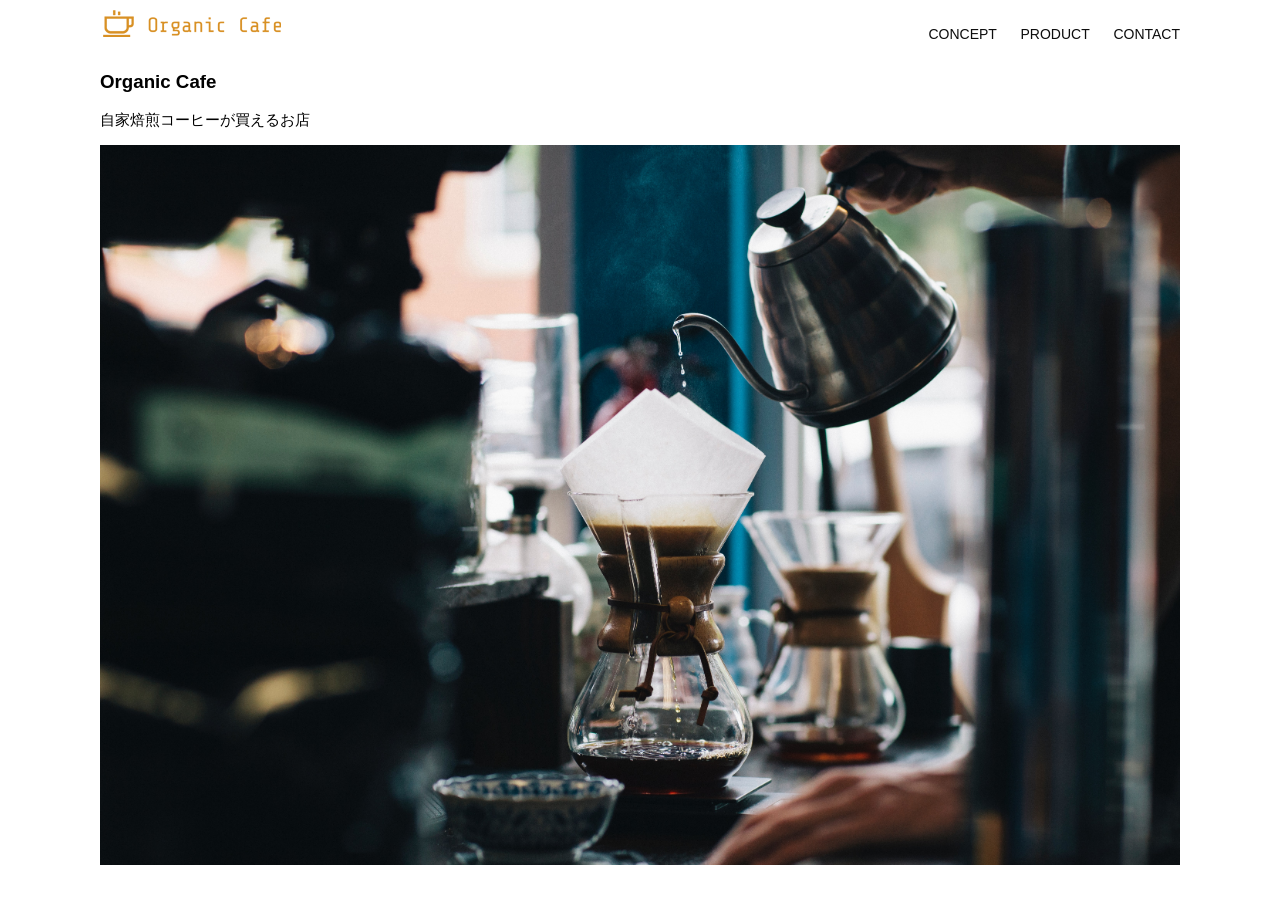
<file: wrks-4-detail/index.html>
<!DOCTYPE html>
<html>
  <head>
    <title>Organic Cafe</title>
    <meta charset="UTF-8" />
    <meta name="description" content="自家焙煎のコーヒーがお家で楽しめるOrganic Cafe"/>
    <meta name="viewport" content="width=device-width, initial-scale=1.0" />
    <link rel="stylesheet" href="coffee-style.css" />
  </head>
  <body>
    <!-- ヘッダー -->
    <header>
      <!-- ロゴ -->
      <a href="#" id="logo">
        <img src="coffee-images/logo.png" alt="トップページに戻る"/>
      </a>

      <!-- PC用ナビゲーション -->
      <nav id="nav-pc">
        <a href="#concept">CONCEPT</a>
        <a href="#product">PRODUCT</a>
        <a href="#contact">CONTACT</a>
      </nav>

      <!-- スマホ用メニューボタン -->
      <img id="menu-sp" src="coffee-images/button-menu.png" alt="ナビゲーションを開く" onclick="document.getElementById('nav-sp').style.display = 'block'">
      </header>

      <!-- スマホ用ナビゲーション -->
       <nav id="nav-sp">
        <ul>
          <li>
          <img id="close" src="coffee-images/button-close.png" alt="ナビゲーションを閉じる" onclick="document.getElementById('nav-sp').style.display = 'none'">
          </li>
          <li>
            <a id="logo-sp" href="#" onclick="document.getElementById('nav-sp').style.display = 'none'">
            <img src="coffee-images/logo-sp.png" alt="トップページに戻る">
            </a>
          </li>
          <li>
            <a class="menu" href="#concept" onclick="document.getElementById('nav-sp').style.display = 'none'">CONCEPT</a>
          </li>
          <li>
            <a class="menu" href="w#product" onclick="document.getElementById('nav-sp').style.display = 'none'">PRODUCT</a>
          </li>
          <li>
            <a class="menu" href="#contact" onclick="document.getElementById('nav-sp').style.display = 'none'">CONTACT</a>
          </li>
        </ul> 
      </nav>

    <main>
      <article>
        <!-- メインビジュアル -->
        <section id="main-visual">
          <div id="main-message">
            <h1>Organic Cafe</h1>
            <p>自家焙煎コーヒーが買えるお店</p>
          </div>
          <img src="coffee-images/main-image.jpg" alt="コーヒーをハンドドリップで淹れる画像"/>
        </section>
      </article>
    </main>
  </body>
</html>
</file>
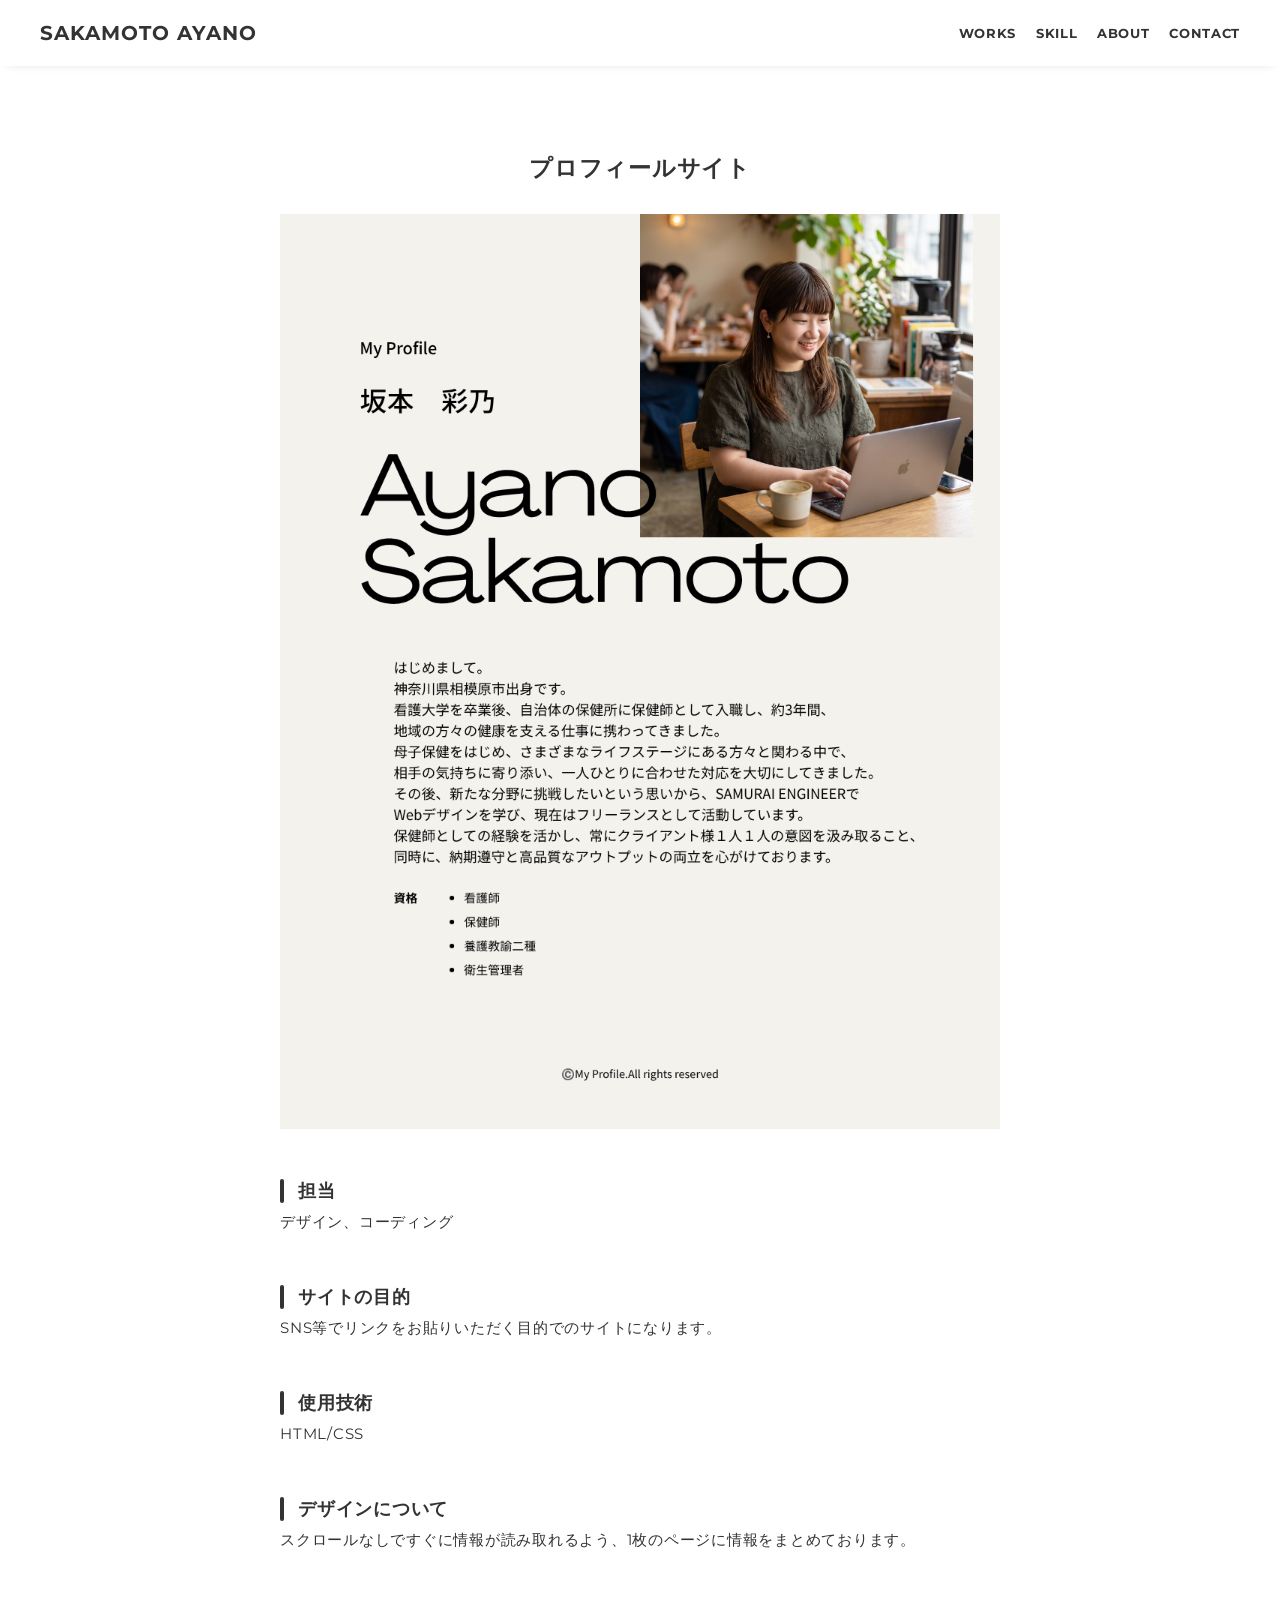
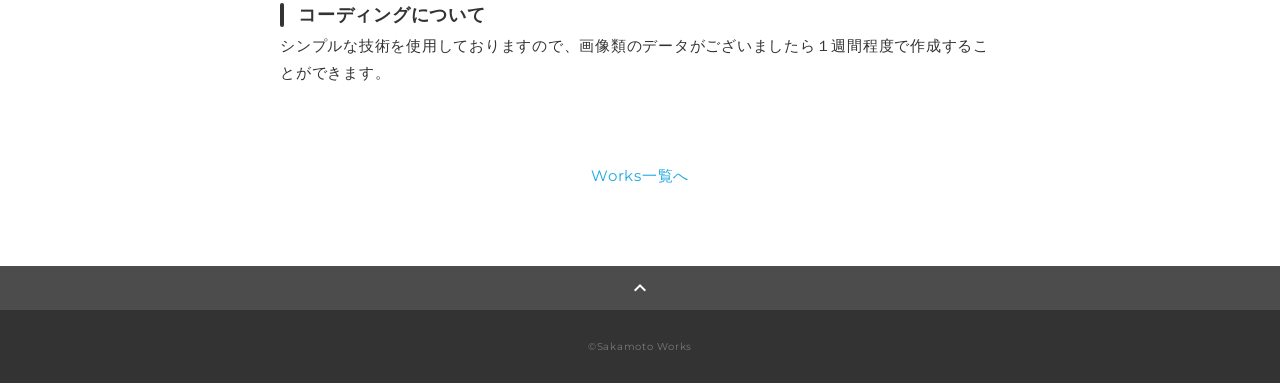
<file: works-2.html>
<!DOCTYPE html>
<html>
<head>
  <meta charset="utf-8">
  <meta name="viewport" content="width=device-width, initial-scale=1.0, maximum-scale=1.0, minimum-scale=1.0">
  <title>SAMURAI ポートフォリオ</title>
  <link rel="preconnect" href="https://fonts.gstatic.com">
  <link href="https://fonts.googleapis.com/css2?family=Montserrat:wght@400;700&display=swap" rel="stylesheet">
  <link href="https://fonts.googleapis.com/css?family=Material+Icons+Outlined" rel="stylesheet">
  <link href="css/ress.css" media="all" rel="stylesheet" type="text/css" />
  <link href="css/style.css" media="all" rel="stylesheet" type="text/css" />
</head>

<body>
  <div class="wrapper">

    <!-- header -->
    <header class="header ">
      <div class="container">
        <h1 class="header-logo">
          <a href="index.html">SAKAMOTO AYANO</a>
        </h1>
        <nav class="gnav">
          <ul class="gnav-list">
            <li class="gnav-item"><a href="index.html#works">WORKS</a></li>
            <li class="gnav-item"><a href="index.html#skill">SKILL</a></li>
            <li class="gnav-item"><a href="index.html#about">ABOUT</a></li>
            <li class="gnav-item"><a href="index.html#contact">CONTACT</a></li>
          </ul>
        </nav>
      </div>
    </header>
    <!-- /header -->

    <main class="content">

      <article class="article">
        <div class="article-container">
          <h2 class="article-title">プロフィールサイト</h2>
          <div class="article-body">
            <p>
              <img src="img/works-detail/works-2_pc.png" alt="">
            </p>
            <h3>担当</h3>
            <p>デザイン、コーディング</p>
            <h3>サイトの目的</h3>
            <p>SNS等でリンクをお貼りいただく目的でのサイトになります。</p>
            <h3>使用技術</h3>
            <p>HTML/CSS
            </p>
            <h3>デザインについて</h3>
            <p>
              スクロールなしですぐに情報が読み取れるよう、1枚のページに情報をまとめております。
            </p>
            <h3>コーディングについて</h3>
            <p>
              シンプルな技術を使用しておりますので、画像類のデータがございましたら１週間程度で作成することができます。
            </p>
          </div>
          <div class="home-link">
            <a href="index.html#works">Works一覧へ</a>
          </div>
        </div>
      </article>

      <div class="page-top" id="js-page-top">
        <span class="material-icons-outlined">expand_less</span>
      </div>
    </main>

    <!-- footer -->
    <footer class="footer">
      <div class="copyright">&copy;Sakamoto Works</div>
    </footer>
    <!-- /footer -->

  </div>
  <script src="https://ajax.googleapis.com/ajax/libs/jquery/3.6.0/jquery.min.js"></script>
  <script type='text/javascript' src="js/script.js"></script>
</body>
</html>
</file>
<file: wrks-4-detail/coffee-style.css>
/* PC、スマホ共通スタイル */
body {
  font-family: "Source Sans Pro", "Hiragino Kaku Gothic ProN", Meiryo, Arial,
    sans-serif;
}

p {
  font-size: 15px;
}

#main-visual > img {
  width: 100%;
}

/*================
PC用のスタイル 
=================*/
@media screen and (min-width: 768px) {
  /* 横幅設定 */
  body {
    max-width: 1080px;
    min-width: 960px;
    margin: 0 auto 0 auto;
  }

  /* ヘッダー */
  header {
    display: flex;
    justify-content: space-between;
    align-items: center;
  }

  #menu-sp,
  #nav-sp{
    display: none;
  }

  /* ナビゲーションのレイアウト */
  #nav-pc {
    text-align: right;
    font-size: 14px;
    padding-top: 15px;
  }

  /* ナビゲーションのリンクの装飾設定 */
  #nav-pc > a {
    text-decoration: none;
    margin-left: 20px;
  }

  #nav-pc > a:link {
    color: #0d0d0d;
  }

  #nav-pc > a:visited {
    color: #0d0d0d;
  }

  #nav-pc > a:hover {
    color: #0d0d0d;
    text-decoration: underline;
  }

  #nav-pc > a:active {
    color: #0d0d0d;
  }
}


/*=====================
スマートフォン用のスタイル
＝＝＝＝＝＝＝＝＝＝＝＝＝*/
@media screen and (max-width: 767px){
  /* ボディ設定 */
  body{
   min-width: 375px;
   margin: 0; 
  }

  /* PC用ナビゲーション非表示の設定 */
  #nav-pc{
    display: none;
  }

  /* ハンバーガーメニュー設定 */
  #menu-sp{
    float: right;
    padding: 0;
  }

  /* スマホ用ナビゲーション */
  #nav-sp{
    background-color: #ce933e;
    position: absolute;
    left: 0;
    top: 0;
    height: 100%;
    width: 100%;
    display: none;
    z-index: 100;
  }

  #nav-sp ul{
    padding-left: 0;
  }

  #nav-sp li{
    list-style: none;
  }

  /* Xボタン */
  #close{
    position: absolute;
    top: 20px;
    right: 20px;
  }

  /* ナビゲーションメニュー用ロゴ設定 */
  #logo-sp{
    margin: 80px 0px 30px 20px;
  }

  #nav-sp a{
    display: block;
  }

  #nav-sp a:link{
    color: #ffffff;
  }

  #nav-sp a:visited{
    color: #ffffff;
  }

  #nav-sp a:hover{
    text-decoration: underline;
  }

  #nav-sp a:active{
    color: #ffffff;
  }

  #nav-sp .menu{
    text-decoration: none;
    display: block;
    margin: 0 20px 0 20px;
    height: 44px;
    font-size: 16px;
    background-image: url("images/arrow.png");
    background-repeat: no-repeat;
    background-position: right top;
  }


}
</file>
<file: css/ress.css>
/*!
 * ress.css • v3.0.1
 * MIT License
 * github.com/filipelinhares/ress
 */

/* # =================================================================
   # Global selectors
   # ================================================================= */

html {
  box-sizing: border-box;
  word-break: normal;
  -moz-tab-size: 4;
  tab-size: 4;

  -webkit-text-size-adjust: 100%; /* Prevent adjustments of font size after orientation changes in iOS */
}

*,
::before,
::after {
  box-sizing: inherit;
  background-repeat: no-repeat; /* Set `background-repeat: no-repeat` to all elements and pseudo elements */
}

::before,
::after {
  vertical-align: inherit;
  text-decoration: inherit; /* Inherit text-decoration and vertical align to ::before and ::after pseudo elements */
}

* {
  margin: 0;
  padding: 0; /* Reset `padding` and `margin` of all elements */
}

/* # =================================================================
   # General elements
   # ================================================================= */

hr {
  overflow: visible; /* Show the overflow in Edge and IE */
  height: 0; /* Add the correct box sizing in Firefox */
}

details,
main {
  display: block; /* Render the `main` element consistently in IE. */
}

summary {
  display: list-item; /* Add the correct display in all browsers */
}

small {
  font-size: 80%; /* Set font-size to 80% in `small` elements */
}

[hidden] {
  display: none; /* Add the correct display in IE */
}

abbr[title] {
  /* Add the correct text decoration in Chrome, Edge, IE, Opera, and Safari */
  text-decoration: underline;
  text-decoration: underline dotted;
  border-bottom: none; /* Remove the bottom border in Chrome 57 */
}

a {
  background-color: transparent; /* Remove the gray background on active links in IE 10 */
}

a:active,
a:hover {
  outline-width: 0; /* Remove the outline when hovering in all browsers */
}

code,
kbd,
pre,
samp {
  font-family: monospace, monospace; /* Specify the font family of code elements */
}

pre {
  font-size: 1em; /* Correct the odd `em` font sizing in all browsers */
}

b,
strong {
  font-weight: bolder; /* Add the correct font weight in Chrome, Edge, and Safari */
}

/* https://gist.github.com/unruthless/413930 */
sub,
sup {
  position: relative;
  font-size: 75%;
  line-height: 0;
  vertical-align: baseline;
}

sub {
  bottom: -.25em;
}

sup {
  top: -.5em;
}

/* # =================================================================
   # Forms
   # ================================================================= */

input {
  border-radius: 0;
}

/* Replace pointer cursor in disabled elements */
[disabled] {
  cursor: default;
}

[type="number"]::-webkit-container-spin-button,
[type="number"]::-webkit-outer-spin-button {
  height: auto; /* Correct the cursor style of increment and decrement buttons in Chrome */
}

[type="search"] {
  outline-offset: -2px; /* Correct the outline style in Safari */

  -webkit-appearance: textfield; /* Correct the odd appearance in Chrome and Safari */
}

[type="search"]::-webkit-search-decoration {
  -webkit-appearance: none; /* Remove the container padding in Chrome and Safari on macOS */
}

textarea {
  overflow: auto; /* Internet Explorer 11+ */
  resize: vertical; /* Specify textarea resizability */
}

button,
input,
optgroup,
select,
textarea {
  font: inherit; /* Specify font inheritance of form elements */
}

optgroup {
  font-weight: bold; /* Restore the font weight unset by the previous rule */
}

button {
  overflow: visible; /* Address `overflow` set to `hidden` in IE 8/9/10/11 */
}

button,
select {
  text-transform: none; /* Firefox 40+, Internet Explorer 11- */
}

/* Apply cursor pointer to button elements */
button,
[type="button"],
[type="reset"],
[type="submit"],
[role="button"] {
  cursor: pointer;
  color: inherit;
}

/* Remove container padding and border in Firefox 4+ */
button::-moz-focus-container,
[type="button"]::-moz-focus-container,
[type="reset"]::-moz-focus-container,
[type="submit"]::-moz-focus-container {
  padding: 0;
  border-style: none;
}

/* Replace focus style removed in the border reset above */
button:-moz-focusring,
[type="button"]::-moz-focus-container,
[type="reset"]::-moz-focus-container,
[type="submit"]::-moz-focus-container {
  outline: 1px dotted ButtonText;
}

button,
html [type="button"],
/* Prevent a WebKit bug where (2) destroys native `audio` and `video`controls in Android 4 */
[type="reset"],
[type="submit"] {
  -webkit-appearance: button; /* Correct the inability to style clickable types in iOS */
}

/* Remove the default button styling in all browsers */
button,
input,
select,
textarea {
  border-style: none;
  background-color: transparent;
}

/* Style select like a standard input */
select {
  -webkit-appearance: none; /* Chrome 41+ */
  -moz-appearance: none; /* Firefox 36+ */
}

select::-ms-expand {
  display: none; /* Internet Explorer 11+ */
}

select::-ms-value {
  color: currentColor; /* Internet Explorer 11+ */
}

legend {
  display: table; /* Correct the text wrapping in Edge and IE */
  max-width: 100%; /* Correct the text wrapping in Edge and IE */
  max-width: 100%; /* Correct the text wrapping in Edge 18- and IE */
  white-space: normal; /* Correct the text wrapping in Edge and IE */
  color: inherit; /* Correct the color inheritance from `fieldset` elements in IE */
  border: 0; /* Correct `color` not being inherited in IE 8/9/10/11 */
}

::-webkit-file-upload-button {
  font: inherit; /* Change font properties to `inherit` in Chrome and Safari */
  color: inherit;
  /* Correct the inability to style clickable types in iOS and Safari */

  -webkit-appearance: button;
}

/* # =================================================================
   # Specify media element style
   # ================================================================= */

img {
  border-style: none; /* Remove border when inside `a` element in IE 8/9/10 */
}

/* Add the correct vertical alignment in Chrome, Firefox, and Opera */
progress {
  vertical-align: baseline;
}

/* # =================================================================
   # Accessibility
   # ================================================================= */

/* Hide content from screens but not screenreaders */
@media screen {
  [hidden~="screen"] {
    display: inherit;
  }
  [hidden~="screen"]:not(:active):not(:focus):not(:target) {
    position: absolute !important;
    clip: rect(0 0 0 0) !important;
  }
}

/* Specify the progress cursor of updating elements */
[aria-busy="true"] {
  cursor: progress;
}

/* Specify the pointer cursor of trigger elements */
[aria-controls] {
  cursor: pointer;
}

/* Specify the unstyled cursor of disabled, not-editable, or otherwise inoperable elements */
[aria-disabled] {
  cursor: default;
}
</file>
<file: css/style.css>
body {
  font-family: "Montserrat","Helvetica Neue",Arial,"Hiragino Kaku Gothic ProN","Hiragino Sans",Meiryo,sans-serif;
  font-size: 15px;
  letter-spacing: .05em;
  color: #333;
}

a {
  transition: opacity .3s;
  text-decoration: none;
  color: #1ca9e3;
}

img {
  max-width: 100%;
  height: auto;
  vertical-align: bottom;
  border-style: none;
}



.pc-only {
  display: block;
}

.sp-only {
  display: none;
}

/*--------------------------------
 レイアウト
---------------------------------*/
.wrapper {
  padding-top: 73px;
}

.section {
  padding: 90px 0;
}

.section:nth-of-type(odd) {
  background-color: #f7f7f7;
}

.container {
  max-width: 1340px;
  margin: 0 auto;
  padding: 0 40px;
}

/*--------------------------------
 見出し
---------------------------------*/
.title {
  font-size: 34px;
  font-weight: bold;
  line-height: 1;
  margin-bottom: 40px;
  text-align: center;
  letter-spacing: .05em;
  color: #333;
}

.lead {
  font-size: 16px;
  line-height: 1.8;
  margin-bottom: 30px;
}

/*--------------------------------
ヘッダー
---------------------------------*/
.header {
  position: fixed;
  top: 0;
  z-index: 1;
  width: 100%;
  background-color: #fff;
  box-shadow: 0 5px 10px -6px rgba(0,0,0,.1);
}

.header .container {
  display: flex;
  align-items: center;
  justify-content: space-between;
  padding: 20px 40px;
}

.header-logo {
  font-size: 20px;
  font-weight: bold;
  line-height: 1.2;
  margin-right: 20px;
  letter-spacing: .05em;
}

.header-logo a {
  color: #333;
}

.gnav-list {
  display: flex;
  justify-content: space-between;
  list-style: none;
}

.gnav-item:not(:last-child) {
  margin-right: 20px;
}

.gnav-item a {
  position: relative;
  font-size: 13px;
  font-weight: bold;
  display: inline-block;
  padding: 5px 0;
  transition: .3s;
  letter-spacing: .05em;
  color: #333;
}
.gnav-item a:after {
  position: absolute;
  bottom: 0;
  left: 50%;
  width: 0;
  height: 3px;
  content: "";
  transition: .3s;
  -webkit-transform: translateX(-50%);
  transform: translateX(-50%);
  background-color: #333;
}

.gnav-item a:hover:after {
  width: 100%;
}

/*--------------------------------
 メインビジュアル
---------------------------------*/
.mv {
  display: flex;
  align-items: center;
  justify-content: center;
  height: auto;
  text-align: center;
}

.mv-container {
  position: relative;
  padding: 0 20px;
}

.mv-container img {
  width: 100%;
  height: auto;
}

/*--------------------------------
 Works
---------------------------------*/
.works-list {
  display: flex;
  flex-wrap: wrap;
  margin-bottom: -40px;
}

.works-item {
  width: 31.74603%;
  margin-right: 1.58730%;
  margin-bottom: 40px;
  color: #333;
}

.works-item:hover {
  opacity: .9;
}

.works-item:nth-of-type(3n) {
  margin-right: 0;
}

.works-img img {
  border: 1px solid #e6e6e6;
}

.works-name {
  font-size: 12px;
  font-weight: bold;
  margin-top: 8px;
}

.works-info {
  font-size: 10px;
  margin-top: 5px;
}

/*--------------------------------
 Skill
---------------------------------*/
.skill-list {
  display: flex;
  flex-wrap: wrap;
  justify-content: space-between;
  margin-bottom: -50px;
}

.skill-item {
  display: flex;
  align-items: flex-start;
  justify-content: space-between;
  width: 48%;
  margin-bottom: 50px;
}

.skill-img {
  width: 60px;
  height: auto;
  margin-right: 20px;
}

.skill-body {
  flex: 1;
}

.skill-name {
  margin-bottom: 10px;
}

.skill-text {
  font-size: 14px;
  line-height: 1.8;
}

/*--------------------------------
 About
---------------------------------*/
.profile {
  display: flex;
  flex-wrap: wrap;
  max-width: 800px;
  margin: 0 auto;
}
.profile-img {
  width: 20%;
  margin-right: 30px;
  border-radius: 50%;
}
.profile-img img {
  border-radius: 50%;
}
.profile-body {
  flex: 1;
}

.profile-body p {
  font-size: 15px;
  line-height: 1.8;
}

.profile-body p:not(:last-child) {
  margin-bottom: 30px;
}

/*--------------------------------
 Contact
---------------------------------*/
.contact {
  text-align: center;
}

.contact-item:not(:last-child) {
  margin-right: 10px;
}

.contact-text {
  margin-top: 10px;
}
/*--------------------------------
 ページトップ
---------------------------------*/
.page-top {
  font-weight: bold;
  padding: 10px;
  cursor: pointer;
  text-align: center;
  background-color: #4c4c4c;
}

.page-top .material-icons-outlined {
  vertical-align: bottom;
  color: #fff;
}

/*--------------------------------
 フッター
---------------------------------*/
.footer {
  padding: 30px;
  background-color: #333;
}

.copyright {
  font-size: 10px;
  text-align: center;
  color: #797979;
}

/*--------------------------------
 下層：Worksページ
---------------------------------*/
.article {
  padding: 80px 0;
}

.article-container {
  max-width: 1040px;
  margin: 0 auto;
  padding: 0 20px;
}

.article-title {
  margin-bottom: 30px;
  text-align: center;
}

.article-body {
  max-width: 720px;
  margin: 0 auto;
  margin-bottom: 80px;
}

.article-body h3 {
  position: relative;
  font-size: 18px;
  margin-bottom: 5px;
  padding-left: 1em;
}

.article-body img {
  width: 100%;
  height: auto;
}

.article-body h3:not(:first-child) {
  margin-top: 50px;
}

.article-body h3::before {
  position: absolute;
  top: 0;
  left: 0;
  width: 4px;
  height: 100%;
  content: "";
  border-radius: 3px;
  background-color: #333;
}

.article-body p {
  font-size: 15px;
  line-height: 1.8;
  margin-bottom: 30px;
}

.home-link {
  text-align: center;
}

/*media Queries 767
----------------------------------------------------*/
@media screen and (max-width: 767px) {
  body {
    font-size: 14px;
  }

  .pc-only {
    display: none;
  }

  .sp-only {
    display: block;
  }

  /* 見出し */
  .title {
    font-size: 26px;
    margin-bottom: 20px;
  }

  .lead {
    font-size: 14px;
    line-height: 1.7;
    margin-bottom: 20px;
  }

  /* レイアウト */
  .wrapper {
    padding-top: 57px;
  }

  .section {
    padding: 60px 0;
  }

  .container {
    padding: 0 20px;
  }

  /* ヘッダー */
  .header .container {
    padding: 15px;
  }

  .header-logo {
    font-size: 15px;
    margin-right: 15px;
  }

  .gnav-item:not(:last-child) {
    margin-right: 10px;
  }

  .gnav-item a {
    font-size: 10px;
  }

  .gnav-item a:after {
    display: none;
  }

  /*  メインビジュアル */
  .mv {
    height: 40vh;
  }

  .mv-container {
    padding: 0 20px;
  }

  .mv-title {
    font-size: 30px;
  }
  .mv-subtitle {
    font-size: 16px;
    margin-bottom: 20px;
  }

  .mv-text {
    top: 75%;
    font-size: 14px;
    line-height: 1.7;
  }

  /* Works */
  .works-name {
    font-size: 12px;
  }

  .works-info {
    margin-top: 3px;
  }

  .works-list {
    justify-content: space-between;
  }

  .works-item {
    flex: 0 0 48%;
    margin-right: 0;
    margin-bottom: 30px;
  }

  /* Skill */
  .skill-list {
    display: block;
    margin-bottom: 0;
  }

  .skill-item {
    width: 100%;
    margin-bottom: 35px;
  }

  .skill-item:last-child {
    margin-bottom: 0;
  }

  .skill-name {
    margin-bottom: 5px;
  }

  .skill-text {
    font-size: 13px;
    line-height: 1.7;
  }

  /* About */
  .profile {
    display: block;
  }
  .profile-img {
    width: 150px;
    margin: 0 auto;
    margin-bottom: 25px;
  }

  .profile-body p {
    font-size: 14px;
    line-height: 1.7;
  }

  .profile-body p:not(:last-child) {
    margin-bottom: 20px;
  }

  /* フッター */
  .footer {
    padding: 20px;
  }

  /* 下層ページ */
  .article {
    padding: 50px 0;
  }

  .article-body h3 {
    font-size: 16px;
    padding-left: .8em;
  }

  .article-body h3:not(:first-child) {
    margin-top: 30px;
  }

  .article-body p {
    font-size: 14px;
    line-height: 1.7;
    margin-bottom: 20px;
  }
}
</file>
